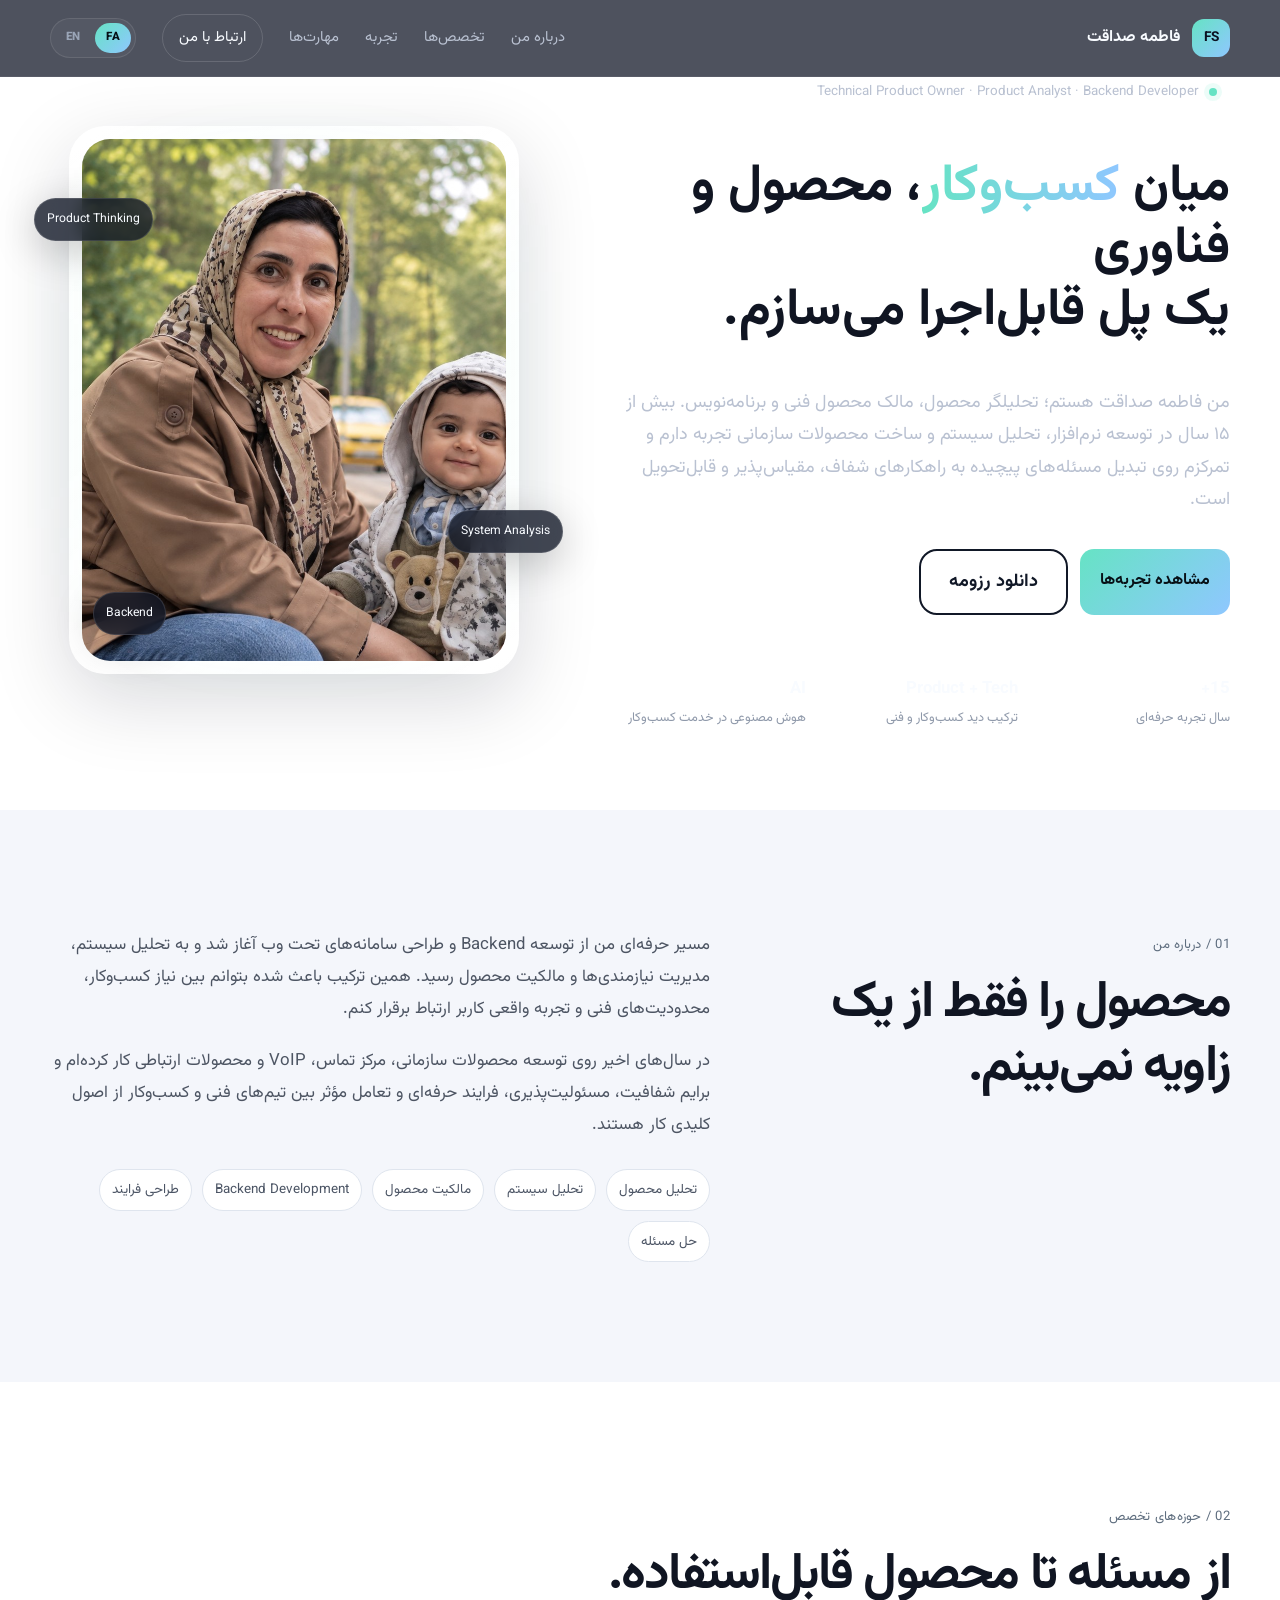
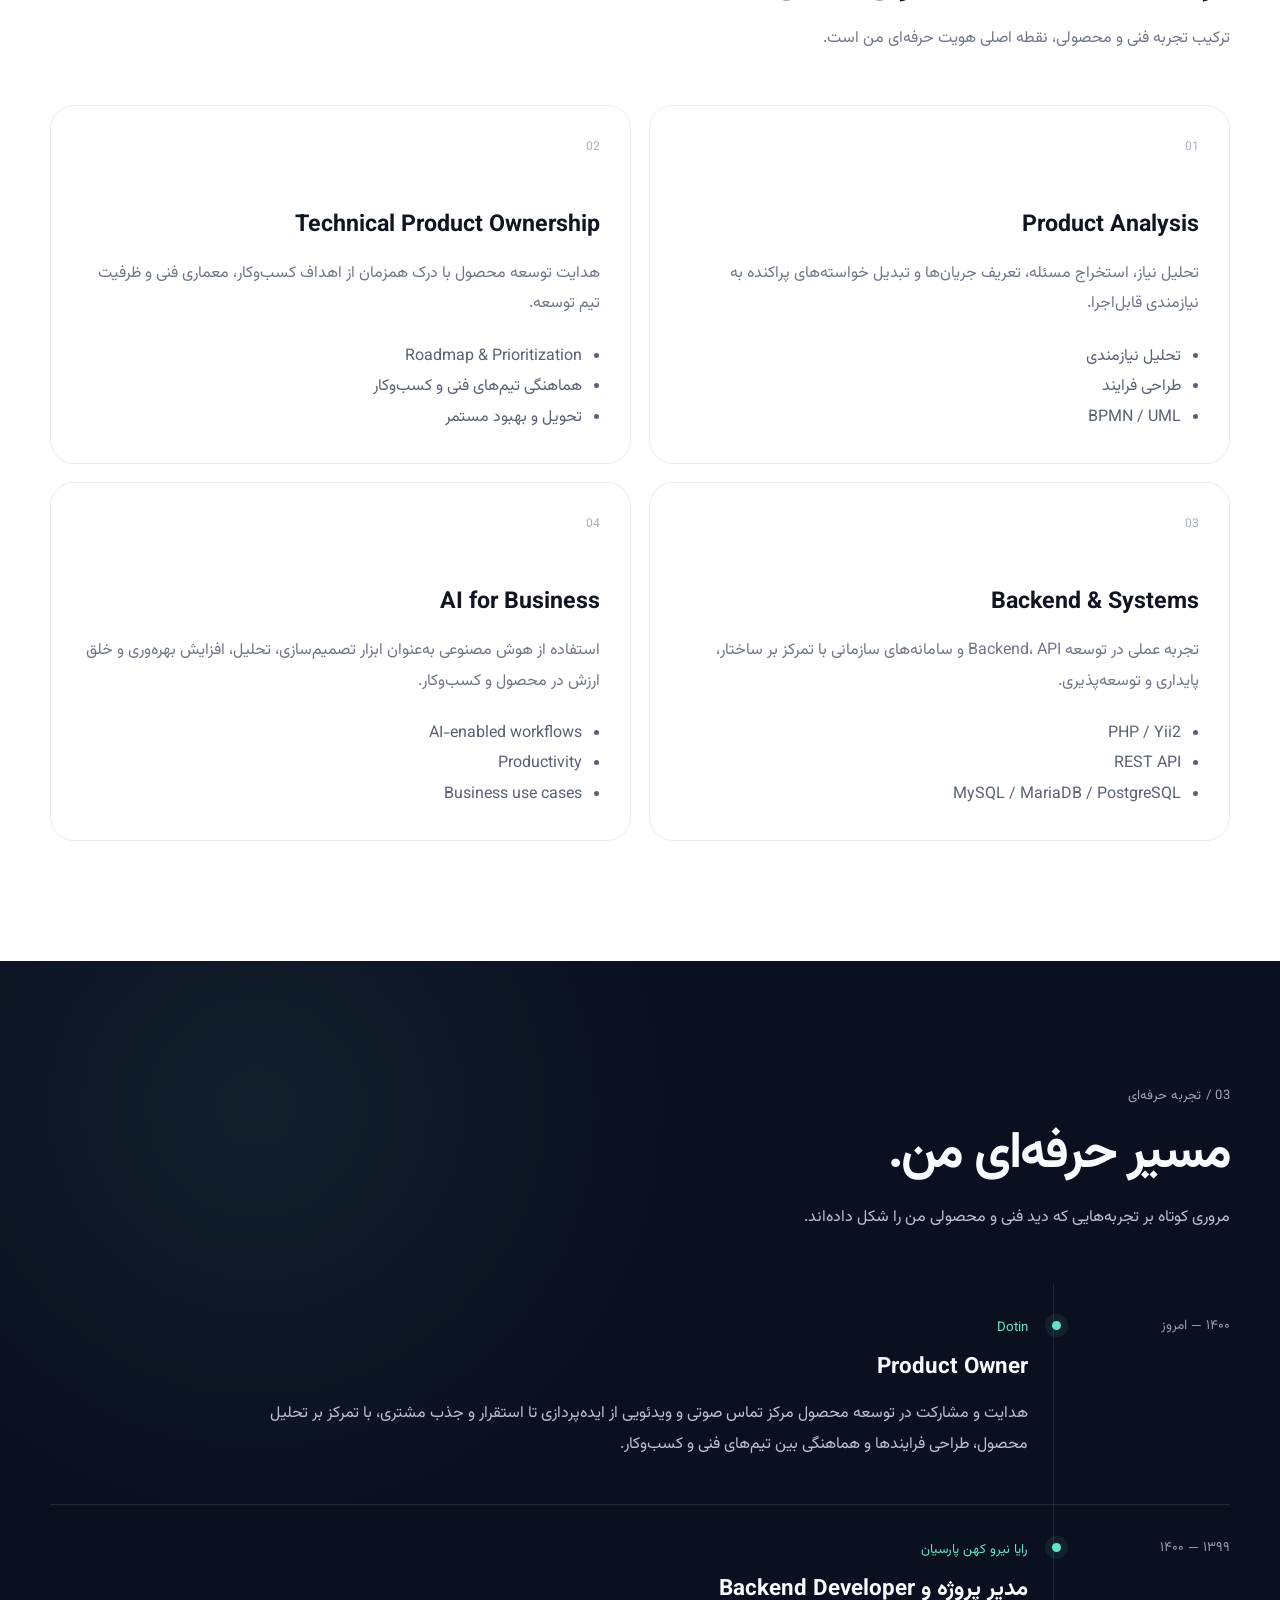
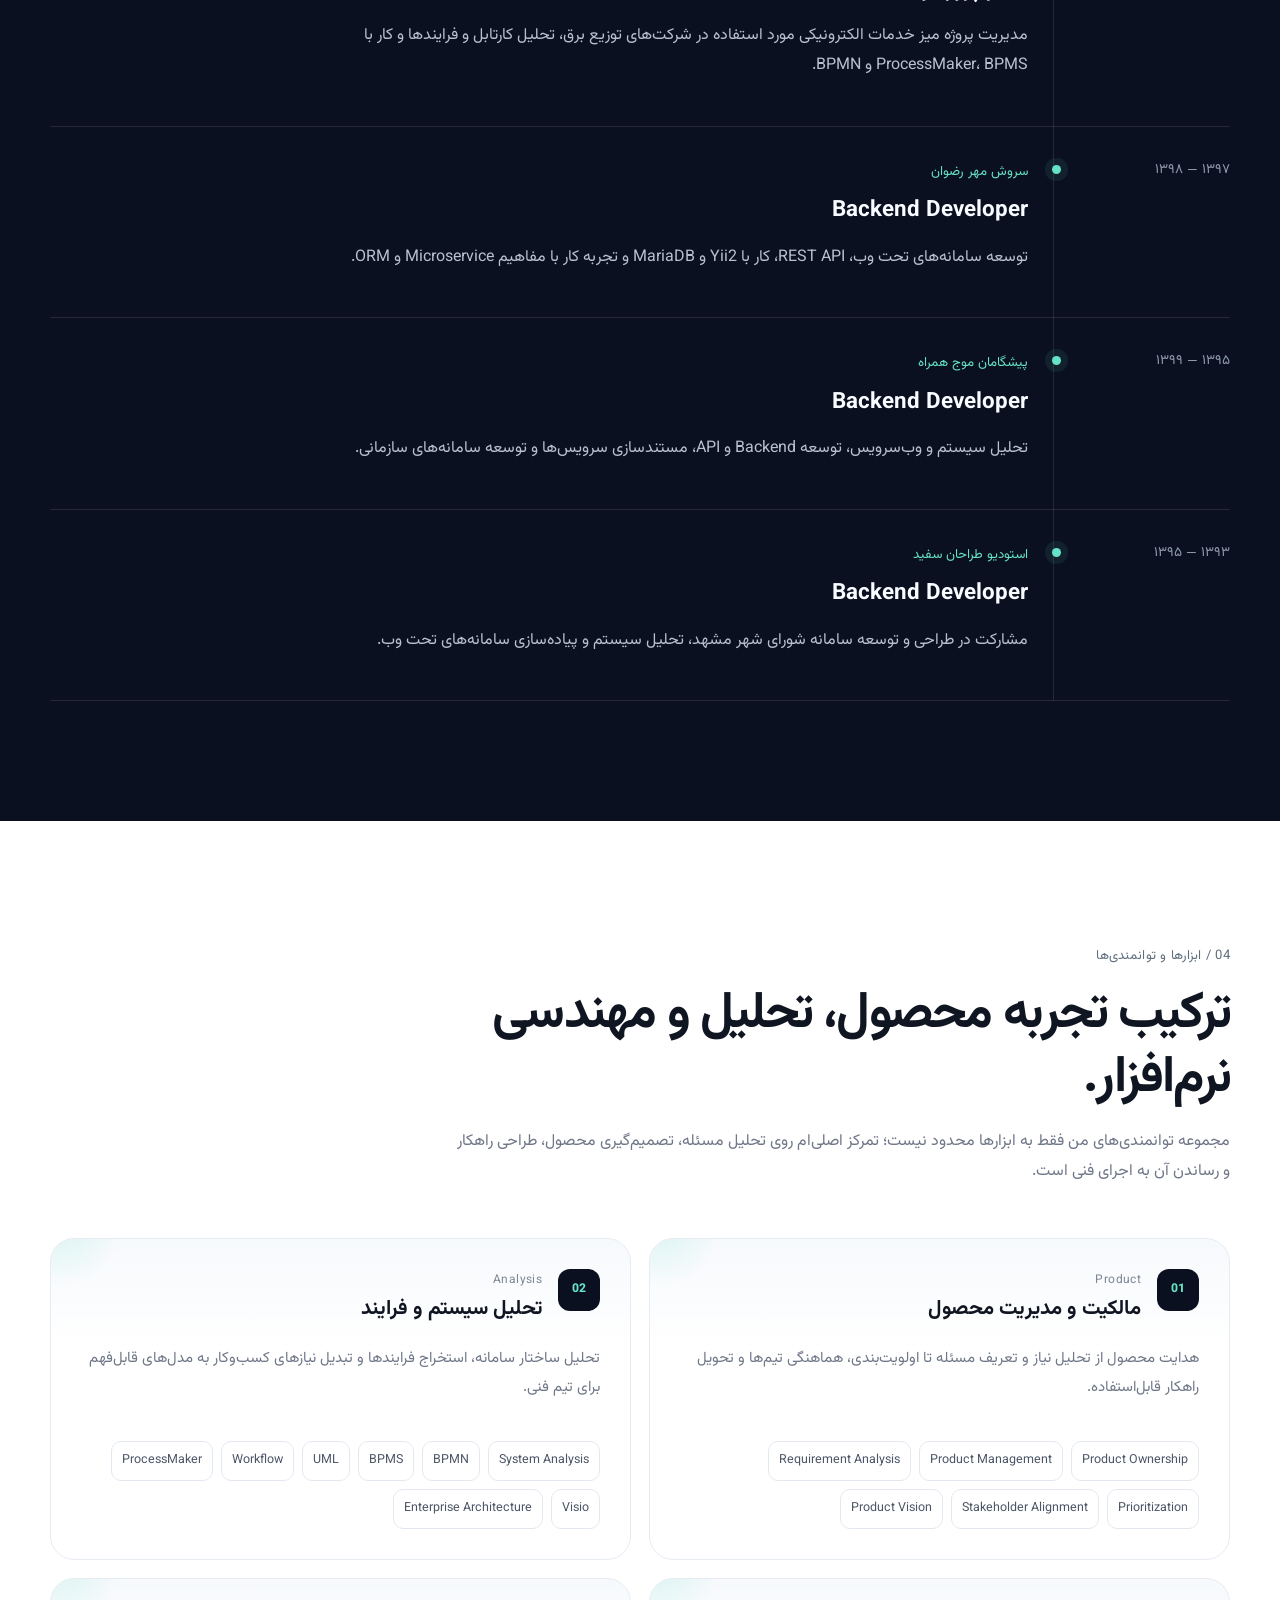
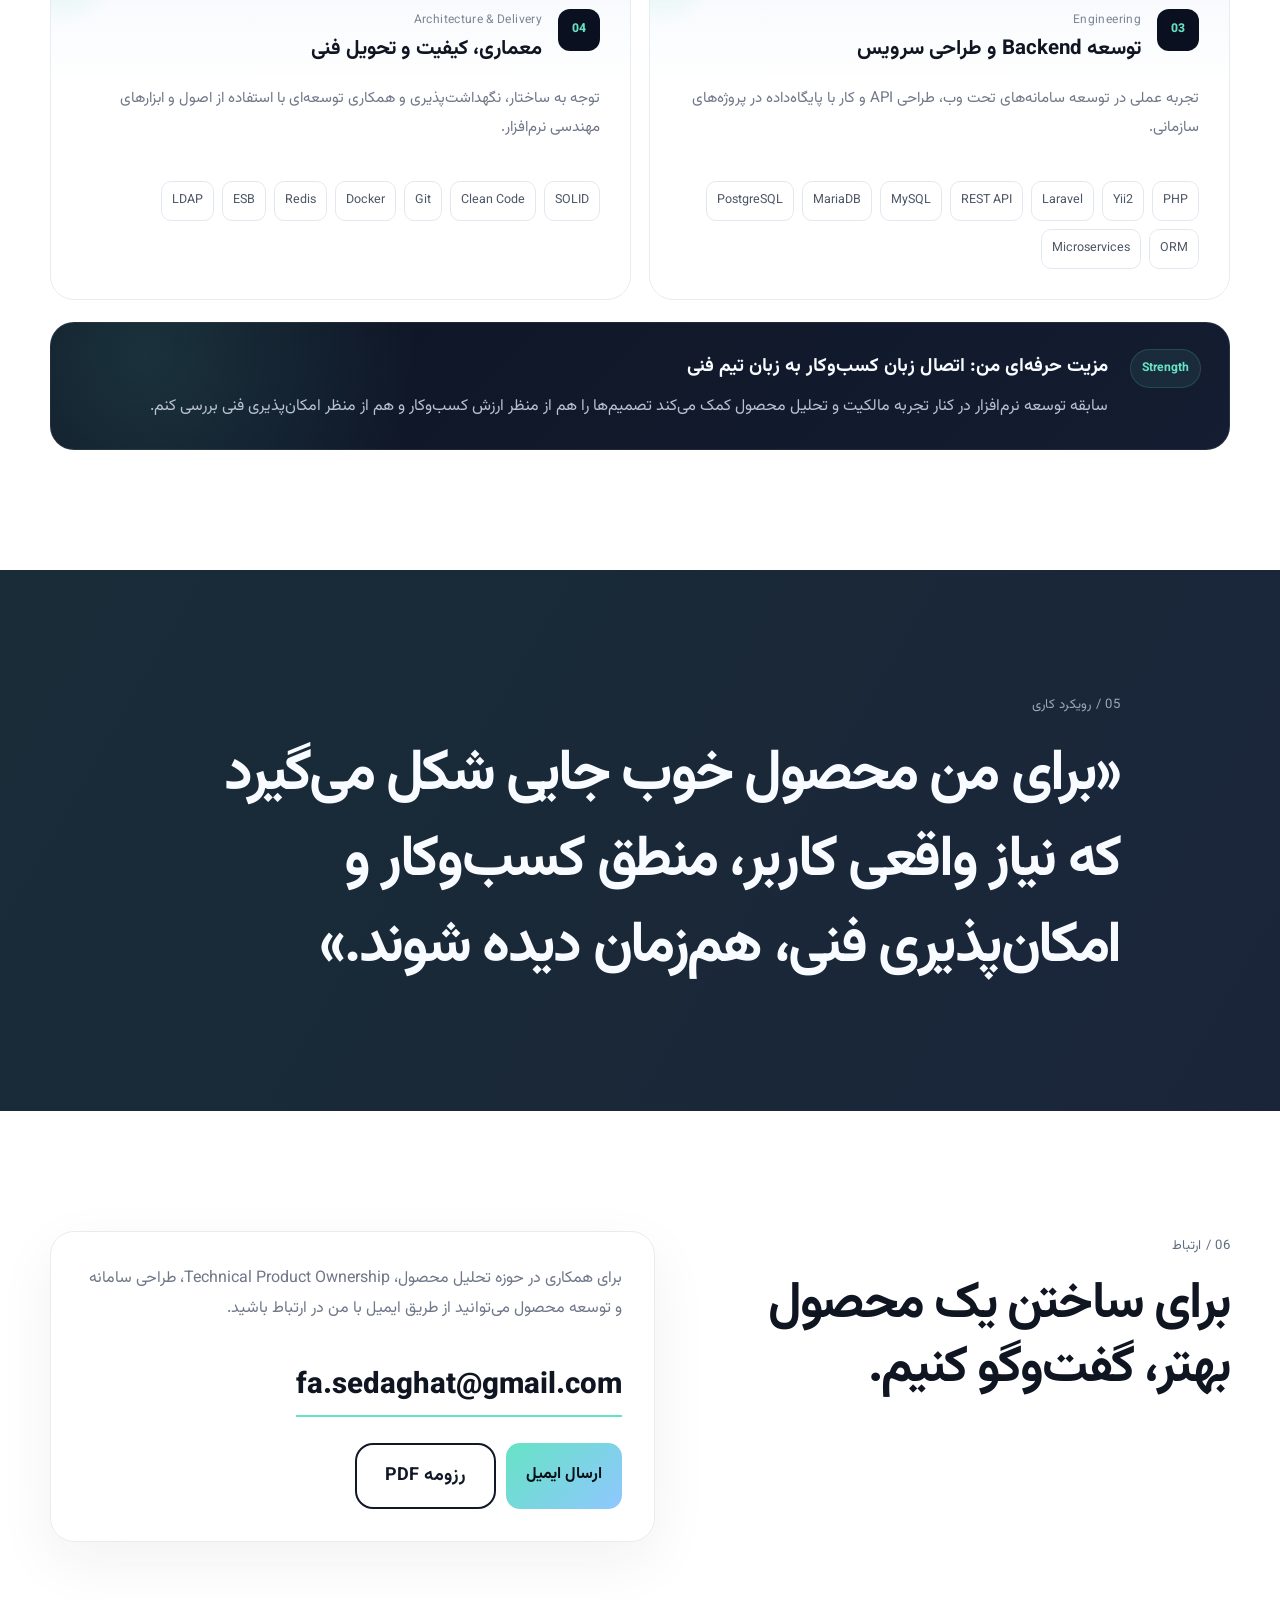
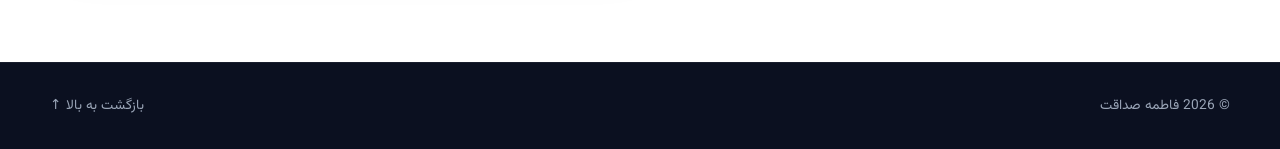
<file: index.html>
<!DOCTYPE html>
<html lang="fa" dir="rtl">
<head>
  <meta charset="UTF-8" />
  <meta name="viewport" content="width=device-width, initial-scale=1.0" />
  <meta name="description" content="وب‌سایت شخصی فاطمه صداقت؛ تحلیلگر محصول، مالک محصول فنی و برنامه‌نویس." />
  <meta name="theme-color" content="#0b1020" />
  <title>فاطمه صداقت | Technical Product Owner & Product Analyst</title>

  <link rel="preconnect" href="https://fonts.googleapis.com">
  <link rel="preconnect" href="https://fonts.gstatic.com" crossorigin>
  <link href="https://fonts.googleapis.com/css2?family=Vazirmatn:wght@300;400;500;600;700;800&display=swap" rel="stylesheet">
  <link rel="stylesheet" href="style.css" />
</head>

<body>
  <div class="noise"></div>

  <header class="site-header" id="top">
    <div class="container nav-wrap">
      <a class="brand" href="#top" aria-label="بازگشت به ابتدای صفحه">
        <span class="brand-mark">FS</span>
        <span>فاطمه صداقت</span>
      </a>

      <button class="nav-toggle" aria-label="باز کردن منو" aria-expanded="false">
        <span></span><span></span>
      </button>

      <nav class="nav" aria-label="منوی اصلی">
        <a href="#about">درباره من</a>
        <a href="#expertise">تخصص‌ها</a>
        <a href="#experience">تجربه</a>
        <a href="#skills">مهارت‌ها</a>
        <a href="#contact" class="nav-cta">ارتباط با من</a>
        <div class="lang-switch" aria-label="انتخاب زبان">
          <a class="lang-link active" href="index.html">FA</a>
          <a class="lang-link" href="en.html">EN</a>
        </div>
      </nav>
    </div>
  </header>

  <main>
    <section class="hero section reveal">
      <div class="hero-grid container">
        <div class="hero-copy reveal">
          <div class="eyebrow">
            <span class="status-dot"></span>
            Technical Product Owner · Product Analyst · Backend Developer
          </div>

          <h1>
            میان <span>کسب‌وکار</span>، محصول و فناوری<br />
            یک پل قابل‌اجرا می‌سازم.
          </h1>

          <p class="hero-text">
            من فاطمه صداقت هستم؛ تحلیلگر محصول، مالک محصول فنی و برنامه‌نویس.
            بیش از ۱۵ سال در توسعه نرم‌افزار، تحلیل سیستم و ساخت محصولات سازمانی تجربه دارم
            و تمرکزم روی تبدیل مسئله‌های پیچیده به راهکارهای شفاف، مقیاس‌پذیر و قابل‌تحویل است.
          </p>

          <div class="hero-actions">
            <a class="btn btn-primary" href="#experience">مشاهده تجربه‌ها</a>
            <a class="resume-btn" href="assets/fatemeh-sedaghat-resume.pdf" target="_blank" rel="noopener">
              دانلود رزومه
            </a>
          </div>

          <div class="hero-meta">
            <div>
              <strong>15+</strong>
              <span>سال تجربه حرفه‌ای</span>
            </div>
            <div>
              <strong>Product + Tech</strong>
              <span>ترکیب دید کسب‌وکار و فنی</span>
            </div>
            <div>
              <strong>AI</strong>
              <span>هوش مصنوعی در خدمت کسب‌وکار</span>
            </div>
          </div>
        </div>

        <div class="hero-visual reveal">
          <div class="portrait-shell">
            <div class="portrait-glow"></div>
            <img src="assets/fatemeh-sedaghat.jpg" alt="فاطمه صداقت" />
            <div class="portrait-tag tag-one">Product Thinking</div>
            <div class="portrait-tag tag-two">System Analysis</div>
            <div class="portrait-tag tag-three">Backend</div>
          </div>
        </div>
      </div>

      <div class="hero-grid-bg"></div>
    </section>

    <section class="section section-muted reveal" id="about">
      <div class="container two-col">
        <div class="section-heading reveal">
          <span class="kicker">01 / درباره من</span>
          <h2>محصول را فقط از یک زاویه نمی‌بینم.</h2>
        </div>

        <div class="about-copy reveal">
          <p>
            مسیر حرفه‌ای من از توسعه Backend و طراحی سامانه‌های تحت وب آغاز شد و به تحلیل سیستم،
            مدیریت نیازمندی‌ها و مالکیت محصول رسید. همین ترکیب باعث شده بتوانم بین نیاز کسب‌وکار،
            محدودیت‌های فنی و تجربه واقعی کاربر ارتباط برقرار کنم.
          </p>
          <p>
            در سال‌های اخیر روی توسعه محصولات سازمانی، مرکز تماس، VoIP و محصولات ارتباطی کار کرده‌ام
            و برایم شفافیت، مسئولیت‌پذیری، فرایند حرفه‌ای و تعامل مؤثر بین تیم‌های فنی و کسب‌وکار
            از اصول کلیدی کار هستند.
          </p>

          <div class="about-points">
            <span>تحلیل محصول</span>
            <span>تحلیل سیستم</span>
            <span>مالکیت محصول</span>
            <span>Backend Development</span>
            <span>طراحی فرایند</span>
            <span>حل مسئله</span>
          </div>
        </div>
      </div>
    </section>

    <section class="section reveal" id="expertise">
      <div class="container">
        <div class="section-heading wide reveal">
          <span class="kicker">02 / حوزه‌های تخصص</span>
          <h2>از مسئله تا محصول قابل‌استفاده.</h2>
          <p>ترکیب تجربه فنی و محصولی، نقطه اصلی هویت حرفه‌ای من است.</p>
        </div>

        <div class="cards-grid">
          <article class="service-card reveal">
            <div class="card-index">01</div>
            <h3>Product Analysis</h3>
            <p>تحلیل نیاز، استخراج مسئله، تعریف جریان‌ها و تبدیل خواسته‌های پراکنده به نیازمندی قابل‌اجرا.</p>
            <ul>
              <li>تحلیل نیازمندی</li>
              <li>طراحی فرایند</li>
              <li>BPMN / UML</li>
            </ul>
          </article>

          <article class="service-card reveal">
            <div class="card-index">02</div>
            <h3>Technical Product Ownership</h3>
            <p>هدایت توسعه محصول با درک همزمان از اهداف کسب‌وکار، معماری فنی و ظرفیت تیم توسعه.</p>
            <ul>
              <li>Roadmap & Prioritization</li>
              <li>هماهنگی تیم‌های فنی و کسب‌وکار</li>
              <li>تحویل و بهبود مستمر</li>
            </ul>
          </article>

          <article class="service-card reveal">
            <div class="card-index">03</div>
            <h3>Backend & Systems</h3>
            <p>تجربه عملی در توسعه Backend، API و سامانه‌های سازمانی با تمرکز بر ساختار، پایداری و توسعه‌پذیری.</p>
            <ul>
              <li>PHP / Yii2</li>
              <li>REST API</li>
              <li>MySQL / MariaDB / PostgreSQL</li>
            </ul>
          </article>

          <article class="service-card reveal">
            <div class="card-index">04</div>
            <h3>AI for Business</h3>
            <p>استفاده از هوش مصنوعی به‌عنوان ابزار تصمیم‌سازی، تحلیل، افزایش بهره‌وری و خلق ارزش در محصول و کسب‌وکار.</p>
            <ul>
              <li>AI-enabled workflows</li>
              <li>Productivity</li>
              <li>Business use cases</li>
            </ul>
          </article>
        </div>
      </div>
    </section>

    <section class="section section-dark reveal" id="experience">
      <div class="container">
        <div class="section-heading wide reveal">
          <span class="kicker">03 / تجربه حرفه‌ای</span>
          <h2>مسیر حرفه‌ای من.</h2>
          <p>مروری کوتاه بر تجربه‌هایی که دید فنی و محصولی من را شکل داده‌اند.</p>
        </div>

        <div class="timeline">
          <article class="timeline-item reveal">
            <div class="timeline-date">۱۴۰۰ — امروز</div>
            <div class="timeline-content">
              <span class="company">Dotin</span>
              <h3>Product Owner</h3>
              <p>
                هدایت و مشارکت در توسعه محصول مرکز تماس صوتی و ویدئویی از ایده‌پردازی تا استقرار و جذب مشتری،
                با تمرکز بر تحلیل محصول، طراحی فرایندها و هماهنگی بین تیم‌های فنی و کسب‌وکار.
              </p>
            </div>
          </article>

          <article class="timeline-item reveal">
            <div class="timeline-date">۱۳۹۹ — ۱۴۰۰</div>
            <div class="timeline-content">
              <span class="company">رایا نیرو کهن پارسیان</span>
              <h3>مدیر پروژه و Backend Developer</h3>
              <p>
                مدیریت پروژه میز خدمات الکترونیکی مورد استفاده در شرکت‌های توزیع برق،
                تحلیل کارتابل و فرایندها و کار با ProcessMaker، BPMS و BPMN.
              </p>
            </div>
          </article>

          <article class="timeline-item reveal">
            <div class="timeline-date">۱۳۹۷ — ۱۳۹۸</div>
            <div class="timeline-content">
              <span class="company">سروش مهر رضوان</span>
              <h3>Backend Developer</h3>
              <p>
                توسعه سامانه‌های تحت وب، REST API، کار با Yii2 و MariaDB و تجربه کار با مفاهیم Microservice و ORM.
              </p>
            </div>
          </article>

          <article class="timeline-item reveal">
            <div class="timeline-date">۱۳۹۵ — ۱۳۹۹</div>
            <div class="timeline-content">
              <span class="company">پیشگامان موج همراه</span>
              <h3>Backend Developer</h3>
              <p>
                تحلیل سیستم و وب‌سرویس، توسعه Backend و API، مستندسازی سرویس‌ها و توسعه سامانه‌های سازمانی.
              </p>
            </div>
          </article>

          <article class="timeline-item reveal">
            <div class="timeline-date">۱۳۹۳ — ۱۳۹۵</div>
            <div class="timeline-content">
              <span class="company">استودیو طراحان سفید</span>
              <h3>Backend Developer</h3>
              <p>
                مشارکت در طراحی و توسعه سامانه شورای شهر مشهد، تحلیل سیستم و پیاده‌سازی سامانه‌های تحت وب.
              </p>
            </div>
          </article>
        </div>
      </div>
    </section>

    <section class="section reveal" id="skills">
      <div class="container">
        <div class="section-heading wide reveal">
          <span class="kicker">04 / ابزارها و توانمندی‌ها</span>
          <h2>ترکیب تجربه محصول، تحلیل و مهندسی نرم‌افزار.</h2>
          <p>
            مجموعه توانمندی‌های من فقط به ابزارها محدود نیست؛ تمرکز اصلی‌ام روی تحلیل مسئله،
            تصمیم‌گیری محصول، طراحی راهکار و رساندن آن به اجرای فنی است.
          </p>
        </div>

        <div class="capability-grid">
          <article class="capability-card reveal">
            <div class="capability-head">
              <span class="capability-number">01</span>
              <div>
                <span class="capability-label">Product</span>
                <h3>مالکیت و مدیریت محصول</h3>
              </div>
            </div>
            <p class="capability-desc">
              هدایت محصول از تحلیل نیاز و تعریف مسئله تا اولویت‌بندی، هماهنگی تیم‌ها و تحویل راهکار قابل‌استفاده.
            </p>
            <div class="capability-tags">
              <span>Product Ownership</span>
              <span>Product Management</span>
              <span>Requirement Analysis</span>
              <span>Prioritization</span>
              <span>Stakeholder Alignment</span>
              <span>Product Vision</span>
            </div>
          </article>

          <article class="capability-card reveal">
            <div class="capability-head">
              <span class="capability-number">02</span>
              <div>
                <span class="capability-label">Analysis</span>
                <h3>تحلیل سیستم و فرایند</h3>
              </div>
            </div>
            <p class="capability-desc">
              تحلیل ساختار سامانه، استخراج فرایندها و تبدیل نیازهای کسب‌وکار به مدل‌های قابل‌فهم برای تیم فنی.
            </p>
            <div class="capability-tags">
              <span>System Analysis</span>
              <span>BPMN</span>
              <span>BPMS</span>
              <span>UML</span>
              <span>Workflow</span>
              <span>ProcessMaker</span>
              <span>Visio</span>
              <span>Enterprise Architecture</span>
            </div>
          </article>

          <article class="capability-card reveal">
            <div class="capability-head">
              <span class="capability-number">03</span>
              <div>
                <span class="capability-label">Engineering</span>
                <h3>توسعه Backend و طراحی سرویس</h3>
              </div>
            </div>
            <p class="capability-desc">
              تجربه عملی در توسعه سامانه‌های تحت وب، طراحی API و کار با پایگاه‌داده در پروژه‌های سازمانی.
            </p>
            <div class="capability-tags">
              <span>PHP</span>
              <span>Yii2</span>
              <span>Laravel</span>
              <span>REST API</span>
              <span>MySQL</span>
              <span>MariaDB</span>
              <span>PostgreSQL</span>
              <span>ORM</span>
              <span>Microservices</span>
            </div>
          </article>

          <article class="capability-card reveal">
            <div class="capability-head">
              <span class="capability-number">04</span>
              <div>
                <span class="capability-label">Architecture & Delivery</span>
                <h3>معماری، کیفیت و تحویل فنی</h3>
              </div>
            </div>
            <p class="capability-desc">
              توجه به ساختار، نگهداشت‌پذیری و همکاری توسعه‌ای با استفاده از اصول و ابزارهای مهندسی نرم‌افزار.
            </p>
            <div class="capability-tags">
              <span>SOLID</span>
              <span>Clean Code</span>
              <span>Git</span>
              <span>Docker</span>
              <span>Redis</span>
              <span>ESB</span>
              <span>LDAP</span>
            </div>
          </article>
        </div>

        <div class="capability-summary reveal">
          <div class="summary-badge">Strength</div>
          <div>
            <h3>مزیت حرفه‌ای من: اتصال زبان کسب‌وکار به زبان تیم فنی</h3>
            <p>
              سابقه توسعه نرم‌افزار در کنار تجربه مالکیت و تحلیل محصول کمک می‌کند
              تصمیم‌ها را هم از منظر ارزش کسب‌وکار و هم از منظر امکان‌پذیری فنی بررسی کنم.
            </p>
          </div>
        </div>
      </div>
    </section>

    <section class="section section-accent reveal">
      <div class="container philosophy reveal">
        <span class="kicker">05 / رویکرد کاری</span>
        <blockquote>
          «برای من محصول خوب جایی شکل می‌گیرد که نیاز واقعی کاربر،
          منطق کسب‌وکار و امکان‌پذیری فنی، هم‌زمان دیده شوند.»
        </blockquote>
      </div>
    </section>

    <section class="section reveal" id="contact">
      <div class="container contact-grid">
        <div class="section-heading reveal">
          <span class="kicker">06 / ارتباط</span>
          <h2>برای ساختن یک محصول بهتر، گفت‌وگو کنیم.</h2>
        </div>

        <div class="contact-card reveal">
          <p>
            برای همکاری در حوزه تحلیل محصول، Technical Product Ownership،
            طراحی سامانه و توسعه محصول می‌توانید از طریق ایمیل با من در ارتباط باشید.
          </p>

          <a class="email-link" href="mailto:fa.sedaghat@gmail.com">fa.sedaghat@gmail.com</a>

          <div class="contact-actions">
            <a class="btn btn-primary" href="mailto:fa.sedaghat@gmail.com">ارسال ایمیل</a>
            <a class="resume-btn" href="assets/fatemeh-sedaghat-resume.pdf" target="_blank" rel="noopener">رزومه PDF</a>
          </div>
        </div>
      </div>
    </section>
  </main>

  <footer>
    <div class="container footer-inner">
      <span>© <span id="year"></span> فاطمه صداقت</span>
      <a href="#top">بازگشت به بالا ↑</a>
    </div>
  </footer>

  <script src="script.js"></script>
</body>
</html>
</file>
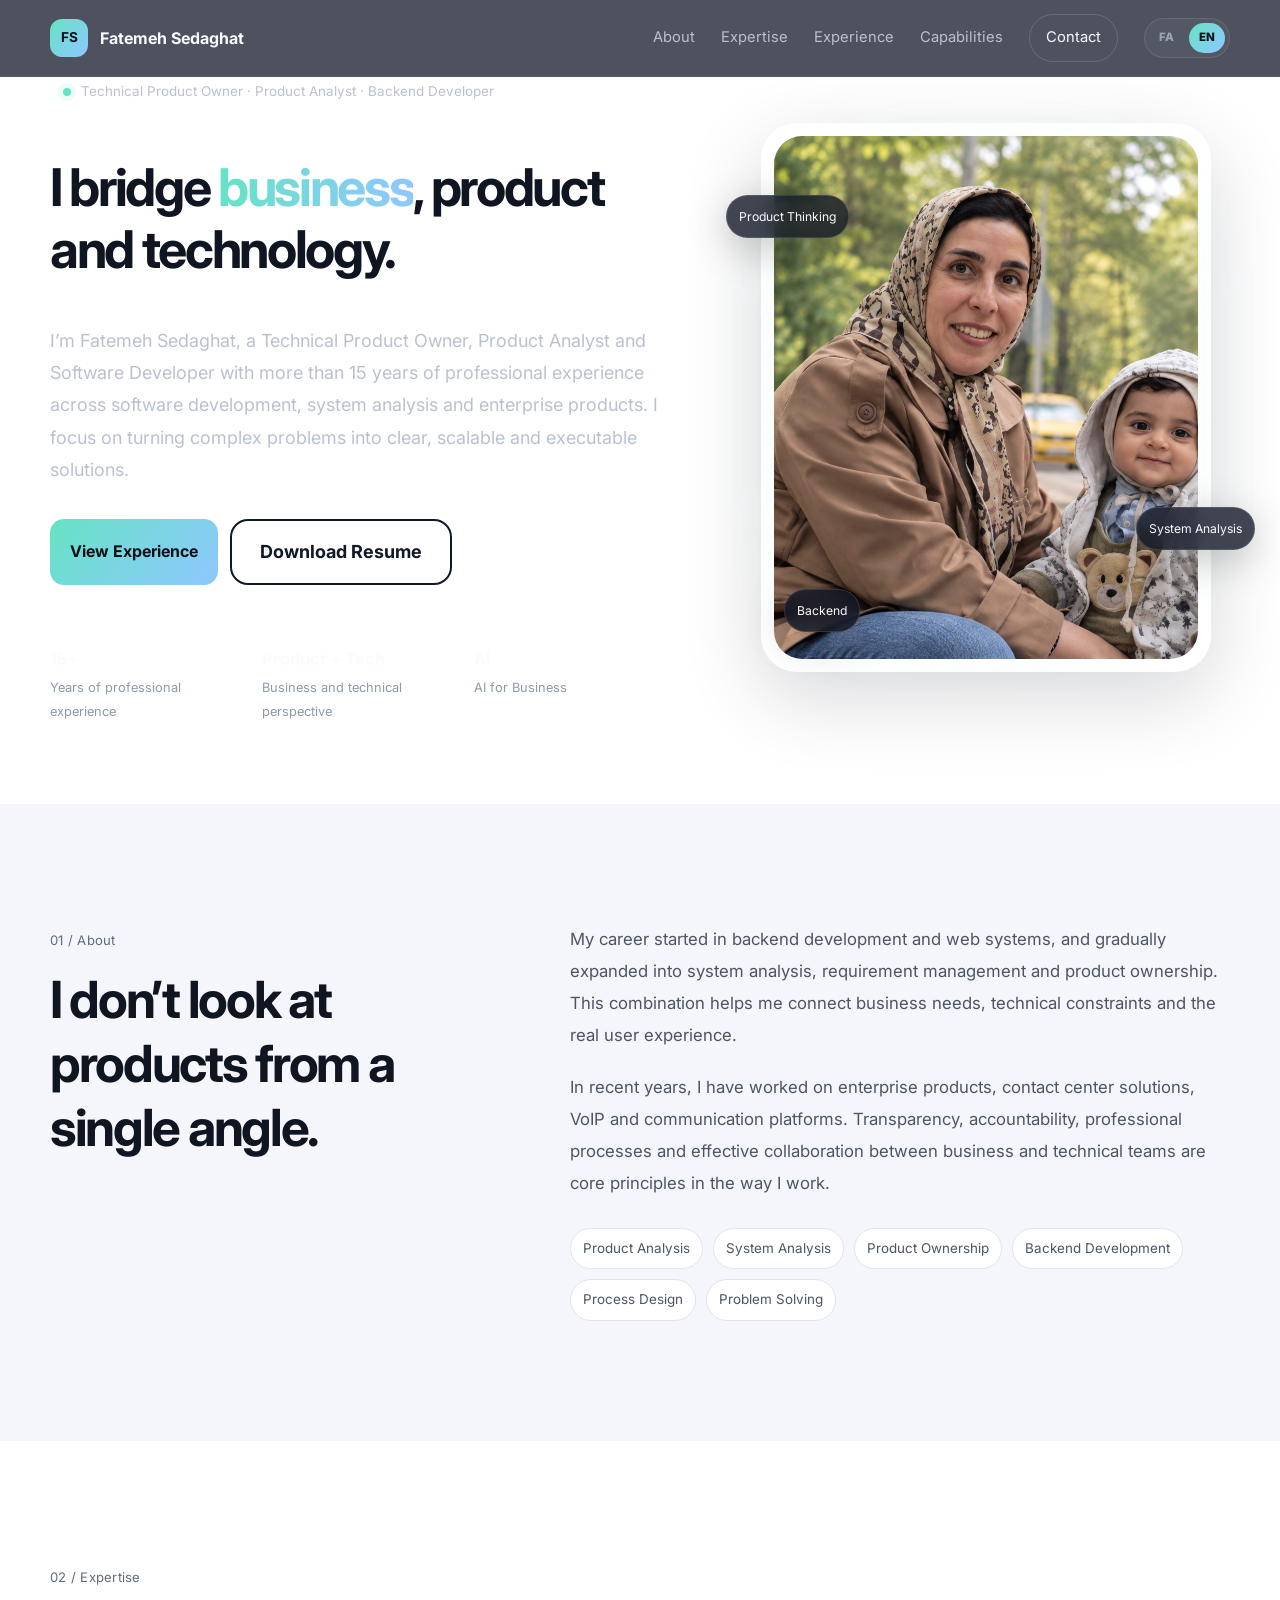
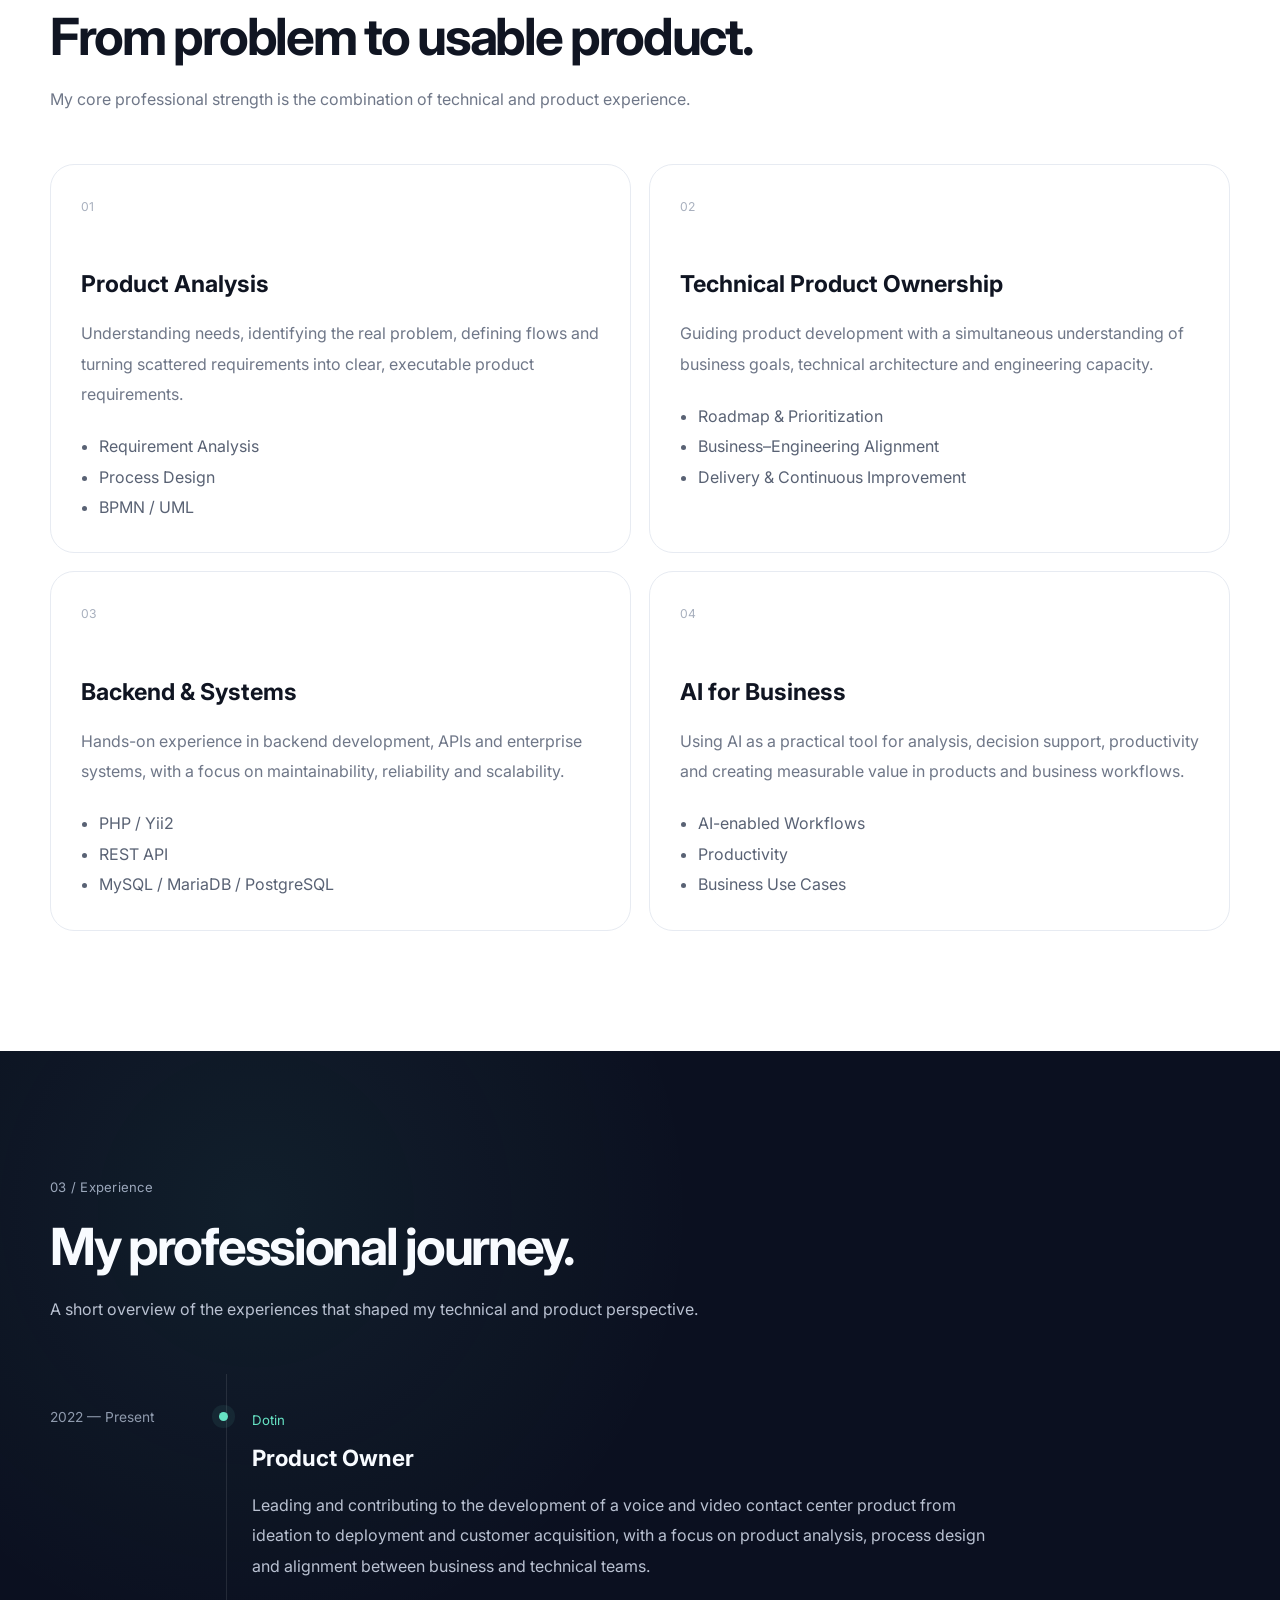
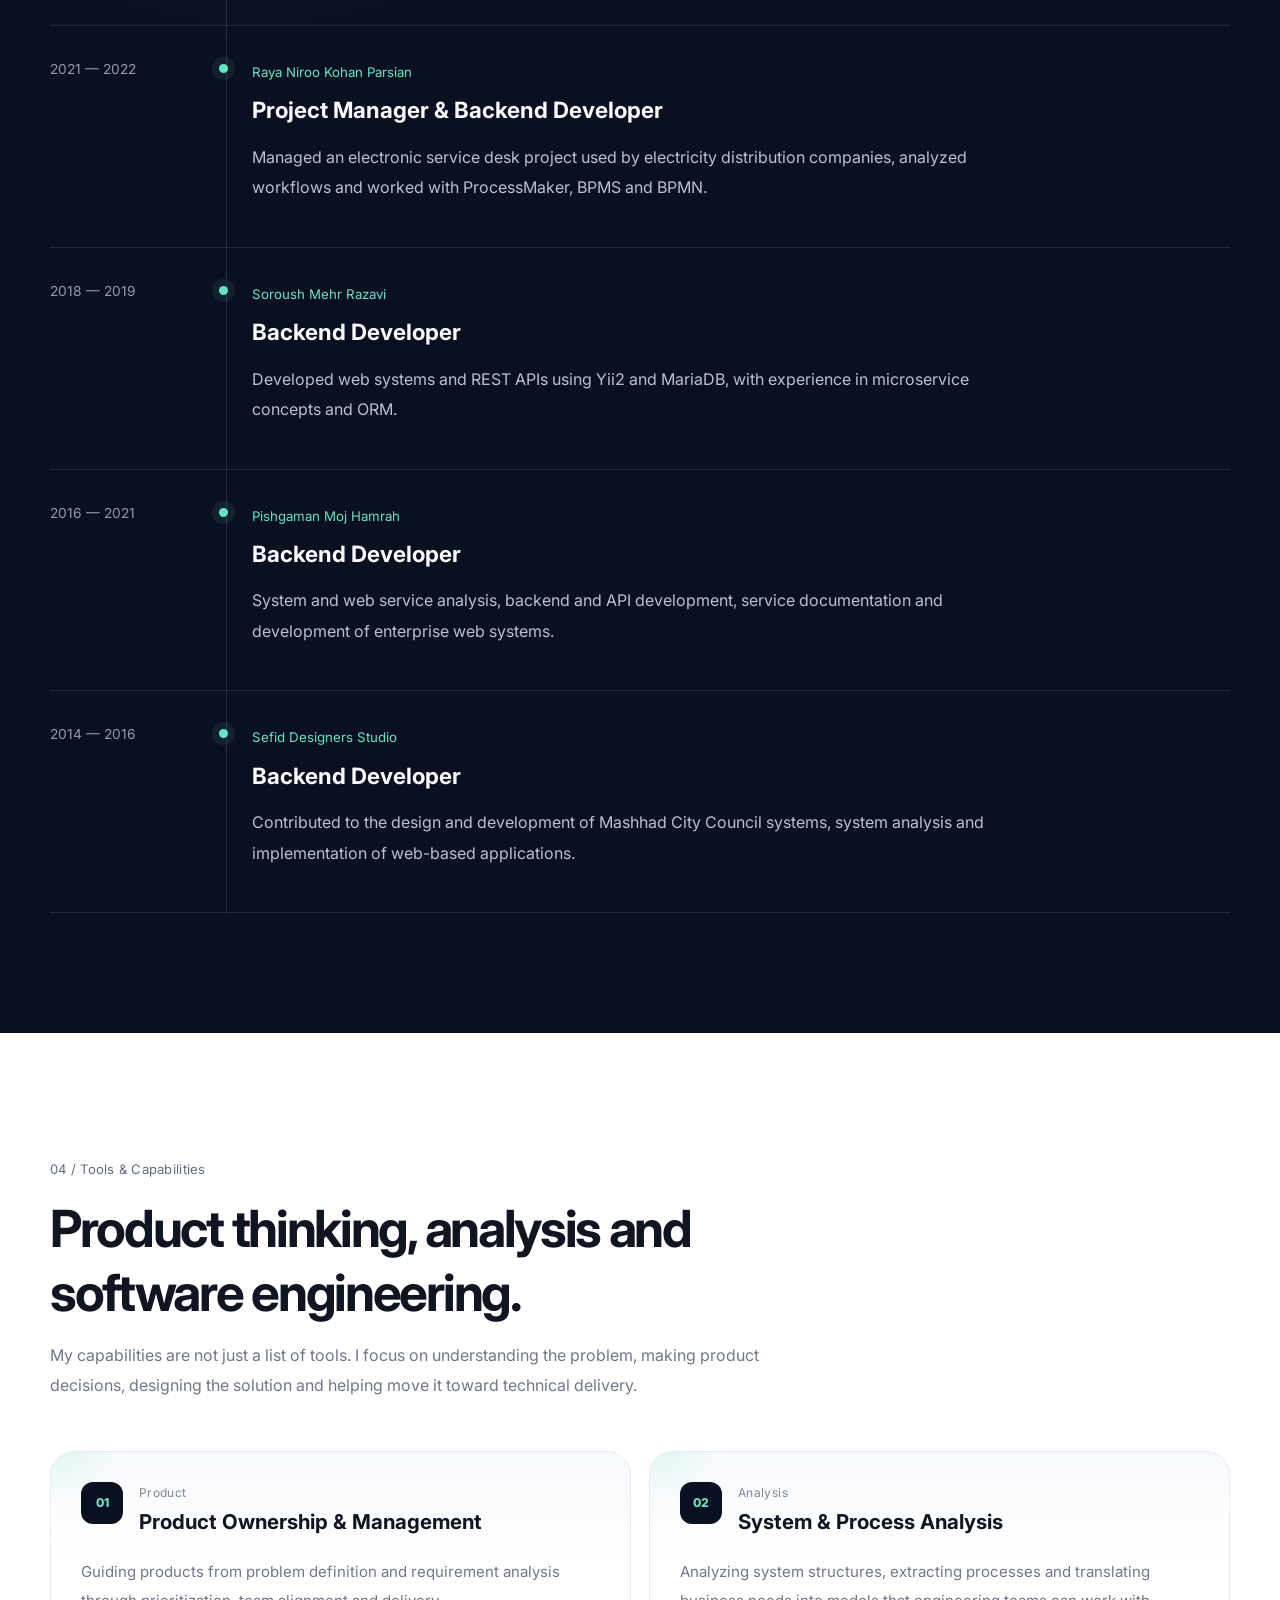
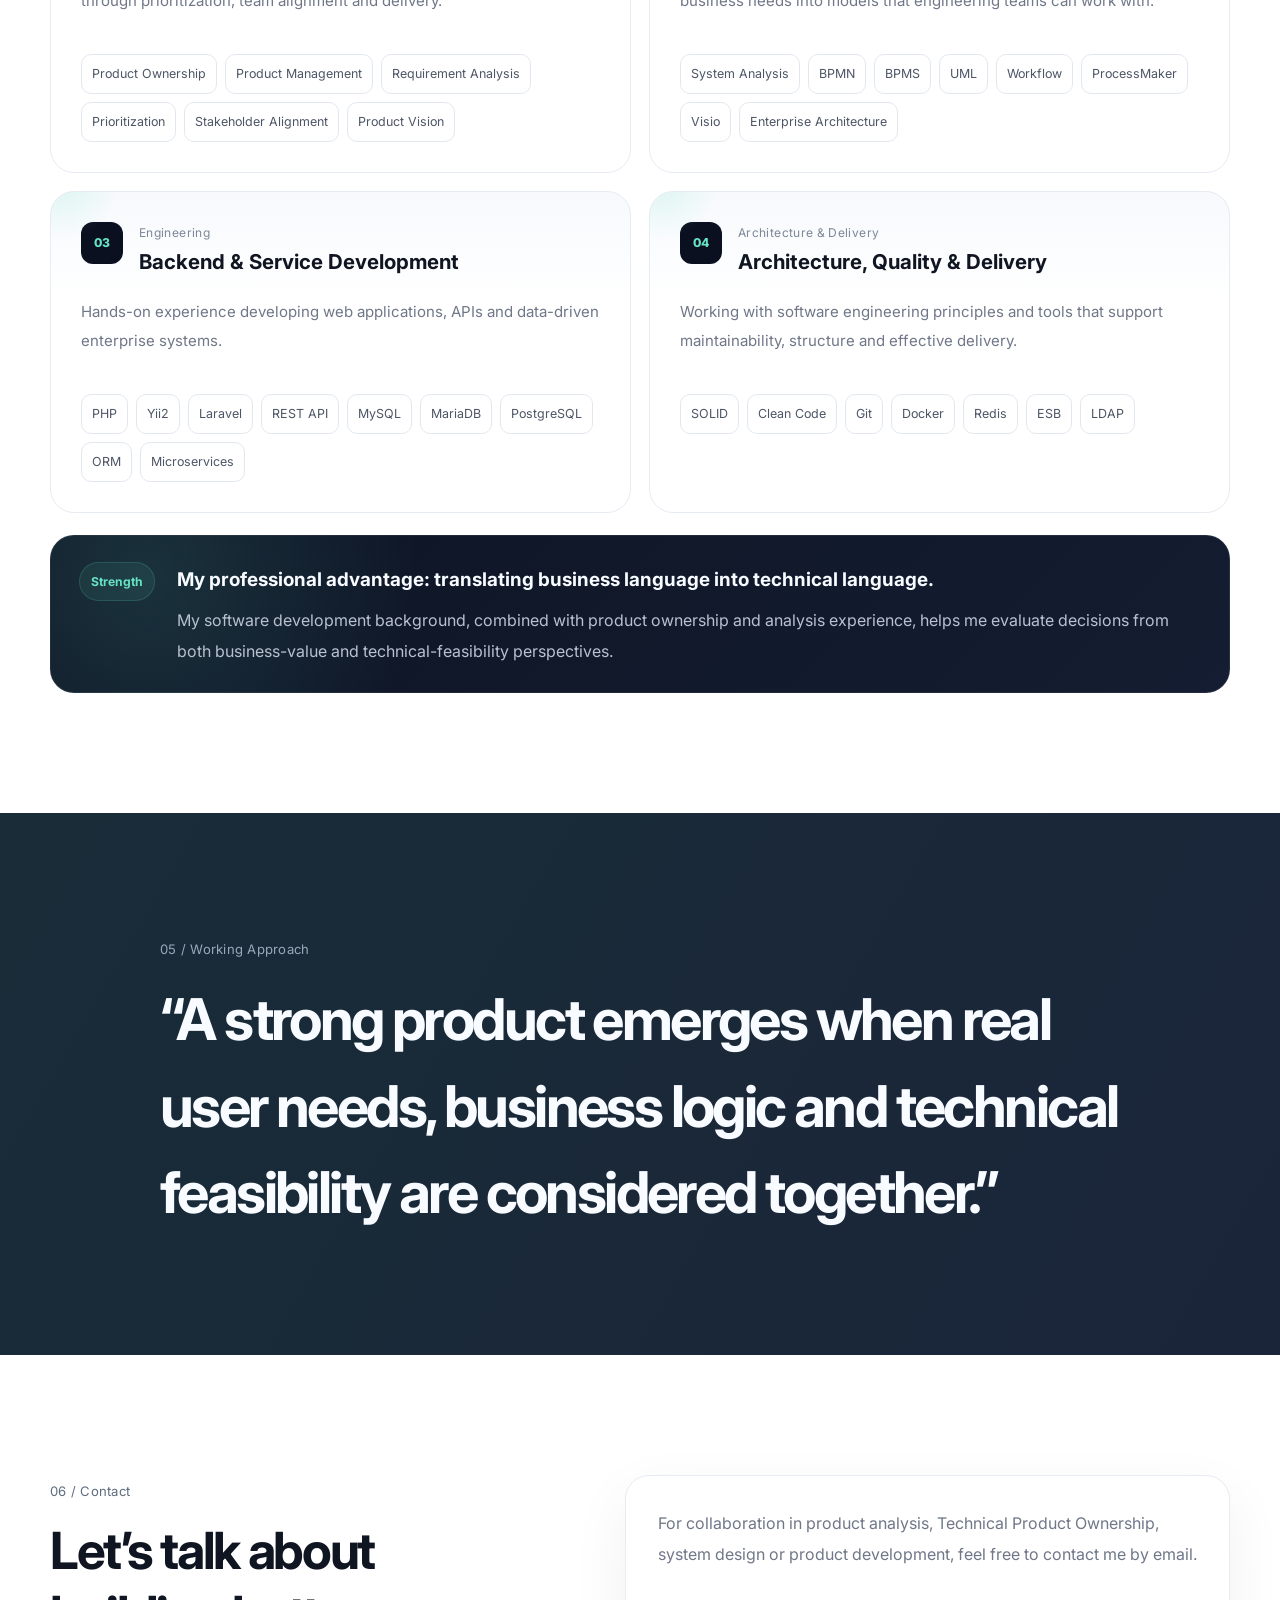
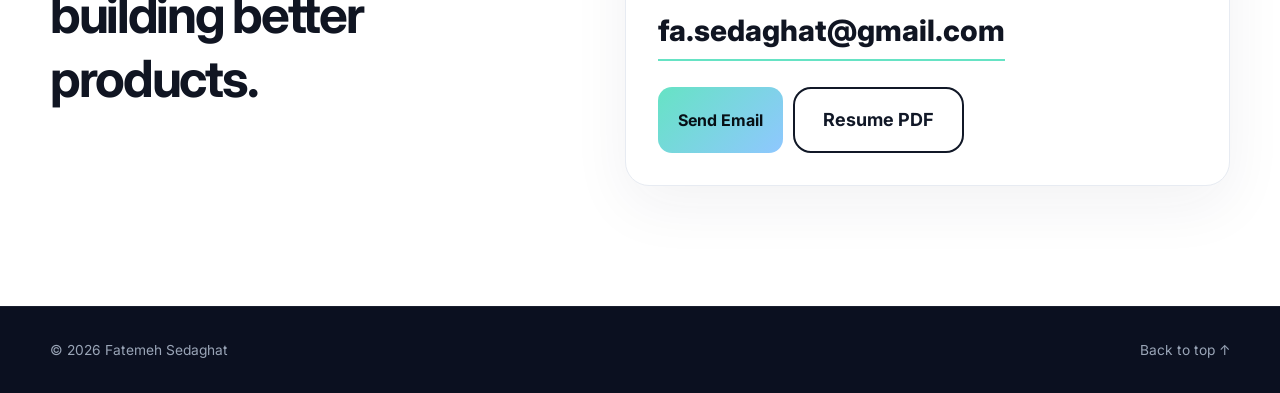
<file: en.html>
<!DOCTYPE html>
<html lang="en" dir="ltr">
<head>
  <meta charset="UTF-8" />
  <meta name="viewport" content="width=device-width, initial-scale=1.0" />
  <meta name="description" content="Fatemeh Sedaghat — Technical Product Owner, Product Analyst and Backend Developer." />
  <meta name="theme-color" content="#0b1020" />
  <title>Fatemeh Sedaghat | Technical Product Owner & Product Analyst</title>

  <link rel="preconnect" href="https://fonts.googleapis.com">
  <link rel="preconnect" href="https://fonts.gstatic.com" crossorigin>
  <link href="https://fonts.googleapis.com/css2?family=Inter:wght@400;500;600;700;800&family=Vazirmatn:wght@300;400;500;600;700;800&display=swap" rel="stylesheet">
  <link rel="stylesheet" href="style.css" />
</head>

<body class="en-page">
  <div class="noise"></div>

  <header class="site-header" id="top">
    <div class="container nav-wrap">
      <a class="brand" href="#top" aria-label="Back to top">
        <span class="brand-mark">FS</span>
        <span>Fatemeh Sedaghat</span>
      </a>

      <button class="nav-toggle" aria-label="Open menu" aria-expanded="false">
        <span></span><span></span>
      </button>

      <nav class="nav" aria-label="Main navigation">
        <a href="#about">About</a>
        <a href="#expertise">Expertise</a>
        <a href="#experience">Experience</a>
        <a href="#skills">Capabilities</a>
        <a href="#contact" class="nav-cta">Contact</a>
        <div class="lang-switch" aria-label="Language selection">
          <a class="lang-link" href="index.html">FA</a>
          <a class="lang-link active" href="en.html">EN</a>
        </div>
      </nav>
    </div>
  </header>

  <main>
    <section class="hero section">
      <div class="hero-grid container">
        <div class="hero-copy reveal">
          <div class="eyebrow">
            <span class="status-dot"></span>
            Technical Product Owner · Product Analyst · Backend Developer
          </div>

          <h1>
            I bridge <span>business</span>, product and technology.
          </h1>

          <p class="hero-text">
            I’m Fatemeh Sedaghat, a Technical Product Owner, Product Analyst and Software Developer
            with more than 15 years of professional experience across software development,
            system analysis and enterprise products. I focus on turning complex problems into
            clear, scalable and executable solutions.
          </p>

          <div class="hero-actions">
            <a class="btn btn-primary" href="#experience">View Experience</a>
            <a class="resume-btn" href="assets/fatemeh-sedaghat-resume.pdf" target="_blank" rel="noopener">
              Download Resume
            </a>
          </div>

          <div class="hero-meta">
            <div>
              <strong>15+</strong>
              <span>Years of professional experience</span>
            </div>
            <div>
              <strong>Product + Tech</strong>
              <span>Business and technical perspective</span>
            </div>
            <div>
              <strong>AI</strong>
              <span>AI for Business</span>
            </div>
          </div>
        </div>

        <div class="hero-visual reveal">
          <div class="portrait-shell">
            <div class="portrait-glow"></div>
            <img src="assets/fatemeh-sedaghat.jpg" alt="Fatemeh Sedaghat" />
            <div class="portrait-tag tag-one">Product Thinking</div>
            <div class="portrait-tag tag-two">System Analysis</div>
            <div class="portrait-tag tag-three">Backend</div>
          </div>
        </div>
      </div>

      <div class="hero-grid-bg"></div>
    </section>

    <section class="section section-muted" id="about">
      <div class="container two-col">
        <div class="section-heading reveal">
          <span class="kicker">01 / About</span>
          <h2>I don’t look at products from a single angle.</h2>
        </div>

        <div class="about-copy reveal">
          <p>
            My career started in backend development and web systems, and gradually expanded
            into system analysis, requirement management and product ownership.
            This combination helps me connect business needs, technical constraints
            and the real user experience.
          </p>
          <p>
            In recent years, I have worked on enterprise products, contact center solutions,
            VoIP and communication platforms. Transparency, accountability, professional
            processes and effective collaboration between business and technical teams
            are core principles in the way I work.
          </p>

          <div class="about-points">
            <span>Product Analysis</span>
            <span>System Analysis</span>
            <span>Product Ownership</span>
            <span>Backend Development</span>
            <span>Process Design</span>
            <span>Problem Solving</span>
          </div>
        </div>
      </div>
    </section>

    <section class="section" id="expertise">
      <div class="container">
        <div class="section-heading wide reveal">
          <span class="kicker">02 / Expertise</span>
          <h2>From problem to usable product.</h2>
          <p>My core professional strength is the combination of technical and product experience.</p>
        </div>

        <div class="cards-grid">
          <article class="service-card reveal">
            <div class="card-index">01</div>
            <h3>Product Analysis</h3>
            <p>
              Understanding needs, identifying the real problem, defining flows and turning
              scattered requirements into clear, executable product requirements.
            </p>
            <ul>
              <li>Requirement Analysis</li>
              <li>Process Design</li>
              <li>BPMN / UML</li>
            </ul>
          </article>

          <article class="service-card reveal">
            <div class="card-index">02</div>
            <h3>Technical Product Ownership</h3>
            <p>
              Guiding product development with a simultaneous understanding of business goals,
              technical architecture and engineering capacity.
            </p>
            <ul>
              <li>Roadmap & Prioritization</li>
              <li>Business–Engineering Alignment</li>
              <li>Delivery & Continuous Improvement</li>
            </ul>
          </article>

          <article class="service-card reveal">
            <div class="card-index">03</div>
            <h3>Backend & Systems</h3>
            <p>
              Hands-on experience in backend development, APIs and enterprise systems,
              with a focus on maintainability, reliability and scalability.
            </p>
            <ul>
              <li>PHP / Yii2</li>
              <li>REST API</li>
              <li>MySQL / MariaDB / PostgreSQL</li>
            </ul>
          </article>

          <article class="service-card reveal">
            <div class="card-index">04</div>
            <h3>AI for Business</h3>
            <p>
              Using AI as a practical tool for analysis, decision support, productivity
              and creating measurable value in products and business workflows.
            </p>
            <ul>
              <li>AI-enabled Workflows</li>
              <li>Productivity</li>
              <li>Business Use Cases</li>
            </ul>
          </article>
        </div>
      </div>
    </section>

    <section class="section section-dark" id="experience">
      <div class="container">
        <div class="section-heading wide reveal">
          <span class="kicker">03 / Experience</span>
          <h2>My professional journey.</h2>
          <p>A short overview of the experiences that shaped my technical and product perspective.</p>
        </div>

        <div class="timeline">
          <article class="timeline-item reveal">
            <div class="timeline-date">2022 — Present</div>
            <div class="timeline-content">
              <span class="company">Dotin</span>
              <h3>Product Owner</h3>
              <p>
                Leading and contributing to the development of a voice and video contact center product
                from ideation to deployment and customer acquisition, with a focus on product analysis,
                process design and alignment between business and technical teams.
              </p>
            </div>
          </article>

          <article class="timeline-item reveal">
            <div class="timeline-date">2021 — 2022</div>
            <div class="timeline-content">
              <span class="company">Raya Niroo Kohan Parsian</span>
              <h3>Project Manager & Backend Developer</h3>
              <p>
                Managed an electronic service desk project used by electricity distribution companies,
                analyzed workflows and worked with ProcessMaker, BPMS and BPMN.
              </p>
            </div>
          </article>

          <article class="timeline-item reveal">
            <div class="timeline-date">2018 — 2019</div>
            <div class="timeline-content">
              <span class="company">Soroush Mehr Razavi</span>
              <h3>Backend Developer</h3>
              <p>
                Developed web systems and REST APIs using Yii2 and MariaDB, with experience in
                microservice concepts and ORM.
              </p>
            </div>
          </article>

          <article class="timeline-item reveal">
            <div class="timeline-date">2016 — 2021</div>
            <div class="timeline-content">
              <span class="company">Pishgaman Moj Hamrah</span>
              <h3>Backend Developer</h3>
              <p>
                System and web service analysis, backend and API development, service documentation
                and development of enterprise web systems.
              </p>
            </div>
          </article>

          <article class="timeline-item reveal">
            <div class="timeline-date">2014 — 2016</div>
            <div class="timeline-content">
              <span class="company">Sefid Designers Studio</span>
              <h3>Backend Developer</h3>
              <p>
                Contributed to the design and development of Mashhad City Council systems,
                system analysis and implementation of web-based applications.
              </p>
            </div>
          </article>
        </div>
      </div>
    </section>

    <section class="section" id="skills">
      <div class="container">
        <div class="section-heading wide reveal">
          <span class="kicker">04 / Tools & Capabilities</span>
          <h2>Product thinking, analysis and software engineering.</h2>
          <p>
            My capabilities are not just a list of tools. I focus on understanding the problem,
            making product decisions, designing the solution and helping move it toward technical delivery.
          </p>
        </div>

        <div class="capability-grid">
          <article class="capability-card reveal">
            <div class="capability-head">
              <span class="capability-number">01</span>
              <div>
                <span class="capability-label">Product</span>
                <h3>Product Ownership & Management</h3>
              </div>
            </div>
            <p class="capability-desc">
              Guiding products from problem definition and requirement analysis through prioritization,
              team alignment and delivery.
            </p>
            <div class="capability-tags">
              <span>Product Ownership</span>
              <span>Product Management</span>
              <span>Requirement Analysis</span>
              <span>Prioritization</span>
              <span>Stakeholder Alignment</span>
              <span>Product Vision</span>
            </div>
          </article>

          <article class="capability-card reveal">
            <div class="capability-head">
              <span class="capability-number">02</span>
              <div>
                <span class="capability-label">Analysis</span>
                <h3>System & Process Analysis</h3>
              </div>
            </div>
            <p class="capability-desc">
              Analyzing system structures, extracting processes and translating business needs
              into models that engineering teams can work with.
            </p>
            <div class="capability-tags">
              <span>System Analysis</span>
              <span>BPMN</span>
              <span>BPMS</span>
              <span>UML</span>
              <span>Workflow</span>
              <span>ProcessMaker</span>
              <span>Visio</span>
              <span>Enterprise Architecture</span>
            </div>
          </article>

          <article class="capability-card reveal">
            <div class="capability-head">
              <span class="capability-number">03</span>
              <div>
                <span class="capability-label">Engineering</span>
                <h3>Backend & Service Development</h3>
              </div>
            </div>
            <p class="capability-desc">
              Hands-on experience developing web applications, APIs and data-driven enterprise systems.
            </p>
            <div class="capability-tags">
              <span>PHP</span>
              <span>Yii2</span>
              <span>Laravel</span>
              <span>REST API</span>
              <span>MySQL</span>
              <span>MariaDB</span>
              <span>PostgreSQL</span>
              <span>ORM</span>
              <span>Microservices</span>
            </div>
          </article>

          <article class="capability-card reveal">
            <div class="capability-head">
              <span class="capability-number">04</span>
              <div>
                <span class="capability-label">Architecture & Delivery</span>
                <h3>Architecture, Quality & Delivery</h3>
              </div>
            </div>
            <p class="capability-desc">
              Working with software engineering principles and tools that support maintainability,
              structure and effective delivery.
            </p>
            <div class="capability-tags">
              <span>SOLID</span>
              <span>Clean Code</span>
              <span>Git</span>
              <span>Docker</span>
              <span>Redis</span>
              <span>ESB</span>
              <span>LDAP</span>
            </div>
          </article>
        </div>

        <div class="capability-summary reveal">
          <div class="summary-badge">Strength</div>
          <div>
            <h3>My professional advantage: translating business language into technical language.</h3>
            <p>
              My software development background, combined with product ownership and analysis experience,
              helps me evaluate decisions from both business-value and technical-feasibility perspectives.
            </p>
          </div>
        </div>
      </div>
    </section>

    <section class="section section-accent">
      <div class="container philosophy reveal">
        <span class="kicker">05 / Working Approach</span>
        <blockquote>
          “A strong product emerges when real user needs, business logic and technical feasibility
          are considered together.”
        </blockquote>
      </div>
    </section>

    <section class="section" id="contact">
      <div class="container contact-grid">
        <div class="section-heading reveal">
          <span class="kicker">06 / Contact</span>
          <h2>Let’s talk about building better products.</h2>
        </div>

        <div class="contact-card reveal">
          <p>
            For collaboration in product analysis, Technical Product Ownership,
            system design or product development, feel free to contact me by email.
          </p>

          <a class="email-link" href="mailto:fa.sedaghat@gmail.com">fa.sedaghat@gmail.com</a>

          <div class="contact-actions">
            <a class="btn btn-primary" href="mailto:fa.sedaghat@gmail.com">Send Email</a>
            <a class="resume-btn" href="assets/fatemeh-sedaghat-resume.pdf" target="_blank" rel="noopener">Resume PDF</a>
          </div>
        </div>
      </div>
    </section>
  </main>

  <footer>
    <div class="container footer-inner">
      <span>© <span id="year"></span> Fatemeh Sedaghat</span>
      <a href="#top">Back to top ↑</a>
    </div>
  </footer>

  <script src="script.js"></script>
</body>
</html>
</file>
<file: style.css>
:root {
  --bg: #0b1020;
  --bg-2: #101728;
  --panel: #131c30;
  --panel-soft: #f4f6fb;
  --text: #101522;
  --muted: #6f7788;
  --white: #f8fbff;
  --white-muted: #b9c1d1;
  --accent: #66e3c4;
  --accent-2: #8fc7ff;
  --line: rgba(255,255,255,.10);
  --line-light: #e7ebf2;
  --radius: 24px;
  --shadow: 0 24px 80px rgba(9,14,28,.16);
}
* { box-sizing: border-box; }
html { scroll-behavior: smooth; }

body {
  margin: 0;
  font-family: "Vazirmatn", system-ui, -apple-system, BlinkMacSystemFont, "Segoe UI", sans-serif;
  color: var(--text);
  background: #ffffff;
  line-height: 1.9;
  overflow-x: hidden;
}

a { color: inherit; text-decoration: none; }
img { max-width: 100%; display: block; }
button { font: inherit; }

.noise {
  pointer-events: none;
  position: fixed;
  inset: 0;
  opacity: .025;
  z-index: 100;
  background-image: radial-gradient(#000 0.65px, transparent 0.65px);
  background-size: 4px 4px;
}

.container {
  width: min(1180px, calc(100% - 40px));
  margin: 0 auto;
}

.section {
  position: relative;
  padding: 120px 0;
}

.section-muted { background: var(--panel-soft); }

.site-header {
  position: fixed;
  top: 0;
  left: 0;
  right: 0;
  z-index: 50;
  background: rgba(11,16,32,.72);
  backdrop-filter: blur(16px);
  border-bottom: 1px solid rgba(255,255,255,.06);
}

.nav-wrap {
  min-height: 76px;
  display: flex;
  align-items: center;
  justify-content: space-between;
  gap: 24px;
}

.brand {
  color: var(--white);
  display: inline-flex;
  align-items: center;
  gap: 12px;
  font-weight: 700;
}

.brand-mark {
  width: 38px;
  height: 38px;
  border-radius: 12px;
  display: grid;
  place-items: center;
  color: var(--bg);
  background: linear-gradient(135deg, var(--accent), var(--accent-2));
  font-size: .85rem;
}

.nav {
  display: flex;
  align-items: center;
  gap: 26px;
  color: var(--white-muted);
  font-size: .92rem;
}

.nav a { transition: color .2s ease; }
.nav a:hover { color: var(--white); }

.nav-cta {
  border: 1px solid rgba(255,255,255,.14);
  padding: 9px 16px;
  border-radius: 999px;
  color: var(--white) !important;
}

.nav-toggle {
  display: none;
  border: 0;
  background: transparent;
  padding: 8px;
}
.nav-toggle span {
  width: 24px;
  height: 2px;
  display: block;
  background: var(--white);
  margin: 5px 0;
}

/*.hero {
  min-height: 100vh;
  display: flex;
  align-items: center;
  background:
    radial-gradient(circle at 15% 20%, rgba(102,227,196,.12), transparent 32%),
    radial-gradient(circle at 85% 25%, rgba(143,199,255,.12), transparent 30%),
    var(--bg);
  color: var(--white);
  padding-top: 150px;
  overflow: hidden;
}*/
.hero {
    min-height: auto;
    padding: 70px 0 80px;
    display: flex;
    align-items: center;
}
.hero-grid {
  position: relative;
  z-index: 2;
  display: grid;
  grid-template-columns: 1.12fr .88fr;
  gap: 70px;
  align-items: center;
}

.eyebrow {
  display: inline-flex;
  align-items: center;
  gap: 10px;
  color: var(--white-muted);
  font-size: .84rem;
  padding: 8px 12px;
  border: 1px solid rgba(255,255,255,.08);
  border-radius: 999px;
  background: rgba(255,255,255,.03);
}

.status-dot {
  width: 8px;
  height: 8px;
  border-radius: 50%;
  background: var(--accent);
  box-shadow: 0 0 0 5px rgba(102,227,196,.12);
}

/*.hero h1 {
  margin: 28px 0 24px;
  font-size: clamp(2.8rem, 5.5vw, 5.4rem);
  line-height: 1.16;
  letter-spacing: -.045em;
}*/
.hero h1 {
    font-size: clamp(38px, 5vw, 52px);
    line-height: 1.2;
}
.hero p {
    font-size: 18px;
    line-height: 1.8;
    max-width: 650px;
}
.hero h1 span {
  color: transparent;
  background: linear-gradient(90deg, var(--accent), var(--accent-2));
  background-clip: text;
  -webkit-background-clip: text;
}

.hero-text {
  color: var(--white-muted);
  max-width: 760px;
  font-size: 1.07rem;
}

.hero-actions {
  display: flex;
  flex-wrap: wrap;
  gap: 12px;
  margin-top: 32px;
}

.btn {
  display: inline-flex;
  align-items: center;
  justify-content: center;
  min-height: 48px;
  padding: 0 20px;
  border-radius: 14px;
  font-weight: 700;
  transition: transform .2s ease, background .2s ease, border-color .2s ease;
}
.btn:hover { transform: translateY(-2px); }

.btn-primary {
  color: #071016;
  background: linear-gradient(135deg, var(--accent), var(--accent-2));
}

.btn-ghost {
  color: inherit;
  border: 1px solid rgba(127,139,160,.25);
  background: rgba(255,255,255,.035);
}

.hero .btn-ghost {
  border-color: rgba(255,255,255,.12);
  color: var(--white);
}

.hero-meta {
  margin-top: 42px;
  display: grid;
  grid-template-columns: repeat(3, 1fr);
  gap: 14px;
}
.hero-meta > div {
  border-top: 1px solid rgba(255,255,255,.10);
  padding-top: 16px;
}
.hero-meta strong {
  display: block;
  color: var(--white);
  font-size: 1.05rem;
}
.hero-meta span {
  display: block;
  color: #8f99aa;
  font-size: .8rem;
}

.hero-visual {
  position: relative;
  min-height: 580px;
  display: grid;
  place-items: center;
}

.portrait-shell {
  position: relative;
  width: min(450px, 100%);
  aspect-ratio: .82;
  border-radius: 36px;
  padding: 12px;
  background: linear-gradient(145deg, rgba(255,255,255,.16), rgba(255,255,255,.03));
  border: 1px solid rgba(255,255,255,.08);
  box-shadow: var(--shadow);
}
.portrait-shell img {
  width: 100%;
  height: 100%;
  object-fit: cover;
  object-position: 35% center;
  border-radius: 28px;
  filter: saturate(.88) contrast(1.02);
}
.portrait-glow {
  position: absolute;
  inset: 18%;
  filter: blur(70px);
  background: rgba(102,227,196,.20);
  z-index: -1;
}
.portrait-tag {
  position: absolute;
  font-size: .76rem;
  color: var(--white);
  padding: 9px 12px;
  border-radius: 999px;
  border: 1px solid rgba(255,255,255,.12);
  background: rgba(13,20,35,.78);
  backdrop-filter: blur(10px);
  box-shadow: 0 10px 40px rgba(0,0,0,.22);
}
.tag-one { top: 13%; left: -8%; }
.tag-two { bottom: 22%; right: -10%; }
.tag-three { bottom: 7%; left: 5%; }

.hero-grid-bg {
  position: absolute;
  inset: 0;
  opacity: .25;
  background-image:
    linear-gradient(rgba(255,255,255,.03) 1px, transparent 1px),
    linear-gradient(90deg, rgba(255,255,255,.03) 1px, transparent 1px);
  background-size: 56px 56px;
  mask-image: linear-gradient(to bottom, #000 30%, transparent 100%);
}

.two-col {
  display: grid;
  grid-template-columns: .8fr 1.2fr;
  gap: 80px;
  align-items: start;
}

.kicker {
  display: inline-block;
  color: #5e6d7e;
  font-size: .82rem;
  letter-spacing: .02em;
  margin-bottom: 14px;
}
.section-dark .kicker,
.section-accent .kicker { color: #9ba7bb; }

.section-heading h2 {
  margin: 0;
  font-size: clamp(2rem, 4vw, 3.6rem);
  line-height: 1.25;
  letter-spacing: -.035em;
}
.section-heading.wide {
  max-width: 780px;
  margin-bottom: 50px;
}
.section-heading p {
  color: var(--muted);
  margin: 16px 0 0;
}

.about-copy {
  font-size: 1.05rem;
  color: #4d5563;
}
.about-copy p { margin-top: 0; margin-bottom: 20px; }

.about-points {
  display: flex;
  flex-wrap: wrap;
  gap: 10px;
  margin-top: 28px;
}
.about-points span {
  border: 1px solid #dfe5ee;
  background: #fff;
  padding: 7px 12px;
  border-radius: 999px;
  font-size: .84rem;
  color: #4c5565;
}

.cards-grid {
  display: grid;
  grid-template-columns: repeat(2, 1fr);
  gap: 18px;
}

.service-card {
  position: relative;
  min-height: 320px;
  padding: 30px;
  border-radius: var(--radius);
  border: 1px solid var(--line-light);
  background: #fff;
  transition: transform .25s ease, box-shadow .25s ease, border-color .25s ease;
}
.service-card:hover {
  transform: translateY(-5px);
  box-shadow: 0 22px 60px rgba(28,40,65,.08);
  border-color: #d7dfea;
}
.card-index {
  color: #a8b0be;
  font-size: .76rem;
  margin-bottom: 44px;
}
.service-card h3 {
  font-size: 1.45rem;
  margin: 0 0 12px;
}
.service-card p {
  color: var(--muted);
  margin: 0 0 22px;
}
.service-card ul {
  margin: 0;
  padding: 0 18px 0 0;
  color: #596274;
}

.section-dark {
  background:
    radial-gradient(circle at 20% 10%, rgba(102,227,196,.07), transparent 25%),
    var(--bg);
  color: var(--white);
}
.section-dark .section-heading p { color: var(--white-muted); }

.timeline {
  position: relative;
}
.timeline::before {
  content: "";
  position: absolute;
  top: 0;
  right: 176px;
  bottom: 0;
  width: 1px;
  background: var(--line);
}

.timeline-item {
  display: grid;
  grid-template-columns: 150px 1fr;
  gap: 52px;
  padding: 30px 0 44px;
  border-bottom: 1px solid var(--line);
}
.timeline-date {
  color: #8f9aad;
  font-size: .86rem;
}
.timeline-content {
  position: relative;
  max-width: 760px;
}
.timeline-content::before {
  content: "";
  position: absolute;
  right: -33px;
  top: 8px;
  width: 9px;
  height: 9px;
  border-radius: 50%;
  background: var(--accent);
  box-shadow: 0 0 0 7px rgba(102,227,196,.08);
}
.company {
  color: var(--accent);
  font-size: .83rem;
}
.timeline h3 {
  margin: 3px 0 10px;
  font-size: 1.4rem;
}
.timeline p {
  margin: 0;
  color: var(--white-muted);
}

.skills-layout {
  display: grid;
  grid-template-columns: 1fr 1fr;
  gap: 18px;
}
.skill-panel {
  padding: 28px;
  border: 1px solid var(--line-light);
  border-radius: var(--radius);
  background: #fff;
}
.skill-panel:nth-child(3) { grid-column: 1 / -1; }
.skill-panel h3 {
  margin: 0 0 20px;
  font-size: 1.2rem;
}
.skill-cloud {
  display: flex;
  flex-wrap: wrap;
  gap: 9px;
}
.skill-cloud span {
  background: #f5f7fb;
  border: 1px solid #e7ebf2;
  color: #50596a;
  padding: 7px 11px;
  border-radius: 10px;
  font-size: .84rem;
}

.section-accent {
  color: var(--white);
  background:
    linear-gradient(120deg, rgba(102,227,196,.10), rgba(143,199,255,.08)),
    var(--bg-2);
}
.philosophy {
  max-width: 960px;
}
blockquote {
  margin: 0;
  font-size: clamp(2rem, 4.5vw, 4.2rem);
  line-height: 1.5;
  letter-spacing: -.04em;
  font-weight: 700;
}

.contact-grid {
  display: grid;
  grid-template-columns: .9fr 1.1fr;
  gap: 80px;
  align-items: start;
}

.contact-card {
  padding: 32px;
  border-radius: var(--radius);
  border: 1px solid var(--line-light);
  background: #fff;
  box-shadow: 0 20px 60px rgba(28,40,65,.06);
}
.contact-card p {
  color: var(--muted);
  margin-top: 0;
}
.email-link {
  display: inline-block;
  direction: ltr;
  font-size: clamp(1.2rem, 2.3vw, 1.9rem);
  font-weight: 800;
  margin: 18px 0 26px;
  border-bottom: 2px solid var(--accent);
}
.contact-actions {
  display: flex;
  flex-wrap: wrap;
  gap: 10px;
}
.contact-card .btn-ghost {
  color: #3b4350;
  border-color: #dfe5ee;
}

footer {
  background: var(--bg);
  color: #9aa5b7;
  border-top: 1px solid rgba(255,255,255,.06);
}
.footer-inner {
  min-height: 86px;
  display: flex;
  align-items: center;
  justify-content: space-between;
  gap: 20px;
  font-size: .86rem;
}
.footer-inner a:hover { color: var(--white); }

.reveal {
  opacity: 0;
  transform: translateY(24px);
  transition: opacity .7s ease, transform .7s ease;
}
.reveal.visible {
  opacity: 1;
  transform: translateY(0);
}

@media (max-width: 980px) {
  .section { padding: 90px 0; }
  .hero-grid, .two-col, .contact-grid {
    grid-template-columns: 1fr;
    gap: 50px;
  }
  .hero { padding-top: 120px; }
  .hero-visual { min-height: auto; }
  .portrait-shell { width: min(560px, 92%); }
  .cards-grid { grid-template-columns: 1fr; }
  .timeline::before { right: 126px; }
  .timeline-item { grid-template-columns: 100px 1fr; }
  .skills-layout { grid-template-columns: 1fr; }
  .skill-panel:nth-child(3) { grid-column: auto; }
}

@media (max-width: 760px) {
  .container { width: min(100% - 28px, 1180px); }
  .site-header { background: rgba(11,16,32,.90); }
  .nav-toggle { display: block; }
  .nav {
    position: absolute;
    top: 76px;
    right: 14px;
    left: 14px;
    display: none;
    flex-direction: column;
    align-items: stretch;
    gap: 4px;
    padding: 14px;
    border-radius: 18px;
    background: #101728;
    border: 1px solid rgba(255,255,255,.08);
    box-shadow: 0 22px 70px rgba(0,0,0,.26);
  }
  .nav.open { display: flex; }
  .nav a { padding: 9px 10px; }
  .nav-cta { border-radius: 10px; }

  .hero h1 { font-size: clamp(2.5rem, 13vw, 4.2rem); }
  .hero-meta { grid-template-columns: 1fr; }
  .portrait-shell { aspect-ratio: .86; }
  .tag-one { left: 2%; }
  .tag-two { right: 2%; }

  .timeline::before { display: none; }
  .timeline-item {
    grid-template-columns: 1fr;
    gap: 8px;
  }
  .timeline-content::before { display: none; }
  blockquote { font-size: clamp(1.8rem, 8.5vw, 3rem); }

  .footer-inner {
    padding: 22px 0;
    flex-direction: column;
    justify-content: center;
  }
}


/* Professional Capabilities */
.capability-grid {
  display: grid;
  grid-template-columns: repeat(2, 1fr);
  gap: 18px;
}
.capability-card {
  position: relative;
  padding: 30px;
  border: 1px solid var(--line-light);
  border-radius: var(--radius);
  background: linear-gradient(180deg, rgba(245,248,252,.85), rgba(255,255,255,1) 34%);
  overflow: hidden;
  transition: transform .25s ease, box-shadow .25s ease, border-color .25s ease;
}
.capability-card::after {
  content: "";
  position: absolute;
  width: 120px;
  height: 120px;
  top: -70px;
  left: -50px;
  border-radius: 50%;
  background: radial-gradient(circle, rgba(102,227,196,.18), transparent 68%);
  pointer-events: none;
}
.capability-card:hover {
  transform: translateY(-5px);
  border-color: #d5dde9;
  box-shadow: 0 24px 70px rgba(28,40,65,.08);
}
.capability-head {
  display: flex;
  align-items: flex-start;
  gap: 16px;
  margin-bottom: 20px;
}
.capability-number {
  flex: 0 0 auto;
  width: 42px;
  height: 42px;
  border-radius: 12px;
  display: grid;
  place-items: center;
  background: var(--bg);
  color: var(--accent);
  font-size: .76rem;
  font-weight: 800;
}
.capability-label {
  display: block;
  margin-bottom: 3px;
  color: #7d8798;
  font-size: .75rem;
  direction: ltr;
  text-align: right;
  letter-spacing: .03em;
}
.capability-card h3 {
  margin: 0;
  font-size: 1.28rem;
  line-height: 1.5;
}
.capability-desc {
  min-height: 74px;
  margin: 0 0 22px;
  color: var(--muted);
  font-size: .94rem;
}
.capability-tags {
  display: flex;
  flex-wrap: wrap;
  gap: 8px;
}
.capability-tags span {
  padding: 7px 10px;
  border: 1px solid #e3e8f0;
  border-radius: 10px;
  background: #fff;
  color: #4d5667;
  font-size: .78rem;
  direction: ltr;
}
.capability-summary {
  margin-top: 22px;
  padding: 26px 28px;
  display: grid;
  grid-template-columns: auto 1fr;
  gap: 22px;
  align-items: start;
  border-radius: var(--radius);
  color: var(--white);
  background: radial-gradient(circle at 8% 25%, rgba(102,227,196,.14), transparent 25%), linear-gradient(135deg, #0d1424, #141d31);
  border: 1px solid rgba(255,255,255,.07);
}
.summary-badge {
  padding: 7px 11px;
  border-radius: 999px;
  color: var(--accent);
  background: rgba(102,227,196,.08);
  border: 1px solid rgba(102,227,196,.16);
  font-size: .76rem;
  font-weight: 700;
}
.capability-summary h3 {
  margin: 0 0 8px;
  font-size: 1.18rem;
}
.capability-summary p {
  margin: 0;
  color: var(--white-muted);
}
@media (max-width: 760px) {
  .capability-grid { grid-template-columns: 1fr; }
  .capability-card { padding: 24px; }
  .capability-desc { min-height: auto; }
  .capability-summary { grid-template-columns: 1fr; }
}


/* Language switcher */
.lang-switch {
  display: inline-flex;
  align-items: center;
  gap: 4px;
  padding: 4px;
  border: 1px solid rgba(255,255,255,.10);
  border-radius: 999px;
  background: rgba(255,255,255,.035);
}
.lang-link {
  min-width: 36px;
  height: 30px;
  padding: 0 9px !important;
  display: inline-flex;
  align-items: center;
  justify-content: center;
  border-radius: 999px;
  color: #9aa5b7 !important;
  font-size: .72rem;
  font-weight: 800;
  letter-spacing: .04em;
}
.lang-link.active {
  background: linear-gradient(135deg, var(--accent), var(--accent-2));
  color: #071016 !important;
}

/* English version */
.en-page {
  direction: ltr;
  font-family: "Inter", system-ui, -apple-system, BlinkMacSystemFont, "Segoe UI", sans-serif;
}
.en-page .hero h1,
.en-page .section-heading h2,
.en-page blockquote {
  letter-spacing: -.045em;
}
.en-page .capability-label {
  direction: ltr;
  text-align: left;
}
.en-page .capability-tags span {
  direction: ltr;
}
.en-page .service-card ul {
  padding: 0 0 0 18px;
}
.en-page .timeline::before {
  right: auto;
  left: 176px;
}
.en-page .timeline-content::before {
  right: auto;
  left: -33px;
}
.en-page .email-link {
  direction: ltr;
}

@media (max-width: 980px) {
  .en-page .timeline::before {
    right: auto;
    left: 126px;
  }
}

@media (max-width: 760px) {
  .lang-switch {
    margin-top: 6px;
    align-self: flex-start;
  }
  .en-page .timeline::before {
    display: none;
  }
}
.resume-btn {
    display: inline-flex;
    align-items: center;
    justify-content: center;
    gap: 8px;

    padding: 14px 28px;
    border-radius: 18px;

    background: transparent;
    border: 2px solid #111827;

    color: #111827;
    font-size: 18px;
    font-weight: 700;
    text-decoration: none;

    transition: all 0.3s ease;
}

.resume-btn:hover {
    background: #111827;
    color: #ffffff;
    transform: translateY(-2px);
}

.resume-btn:active {
    transform: translateY(0);
}
/* Hero animations */
.hero-title {
    opacity: 0;
    transform: translateY(30px);
    animation: fadeUp 0.8s ease forwards;
}

.hero-description {
    opacity: 0;
    transform: translateY(25px);
    animation: fadeUp 0.8s ease 0.2s forwards;
}

.hero-actions {
    opacity: 0;
    transform: translateY(20px);
    animation: fadeUp 0.8s ease 0.4s forwards;
}
.hero-actions a {
    transition: 
        transform 0.3s ease,
        box-shadow 0.3s ease;
}

.hero-actions a:hover {
    transform: translateY(-4px);
    box-shadow: 0 12px 30px rgba(0, 0, 0, 0.12);
}
.reveal {
    opacity: 0;
    transform: translateY(40px);
    transition: all 0.8s ease;
}

.reveal.active {
    opacity: 1;
    transform: translateY(0);
}
@keyframes fadeUp {
    to {
        opacity: 1;
        transform: translateY(0);
    }
}
</file>
